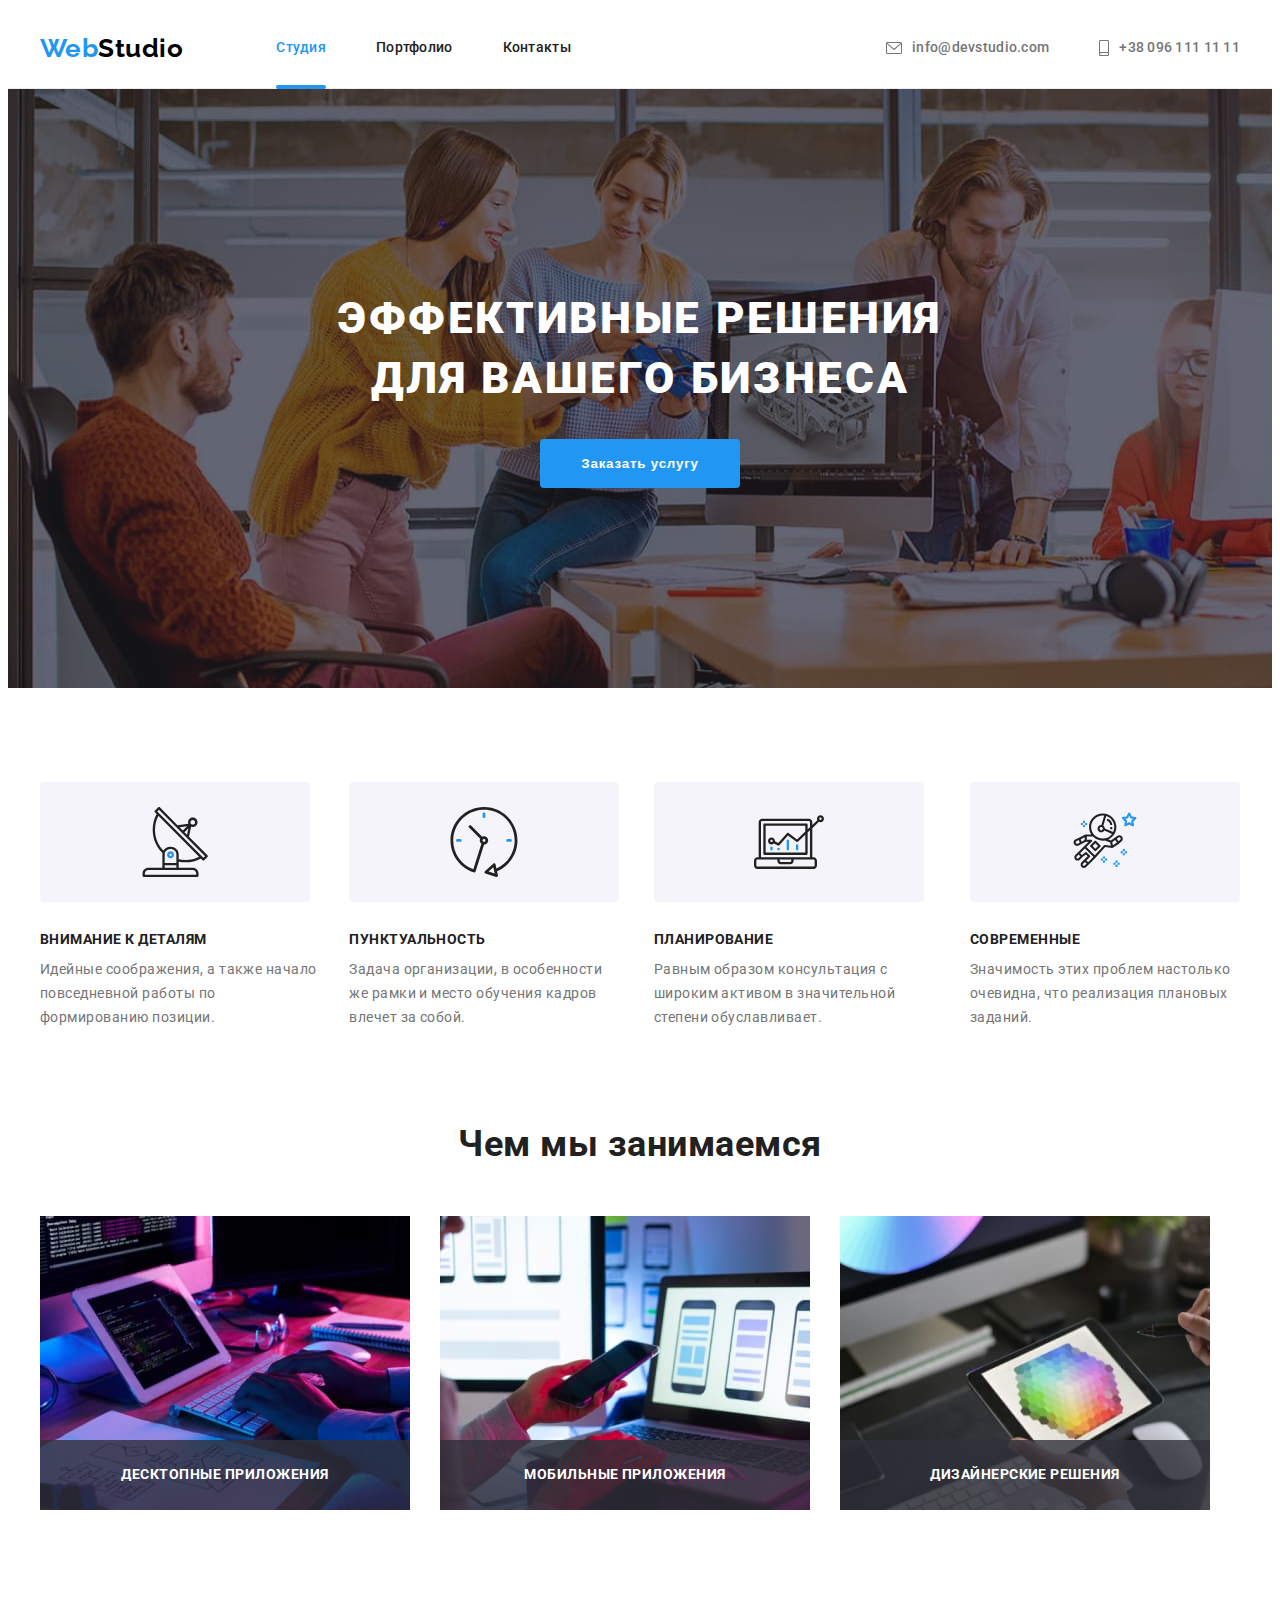
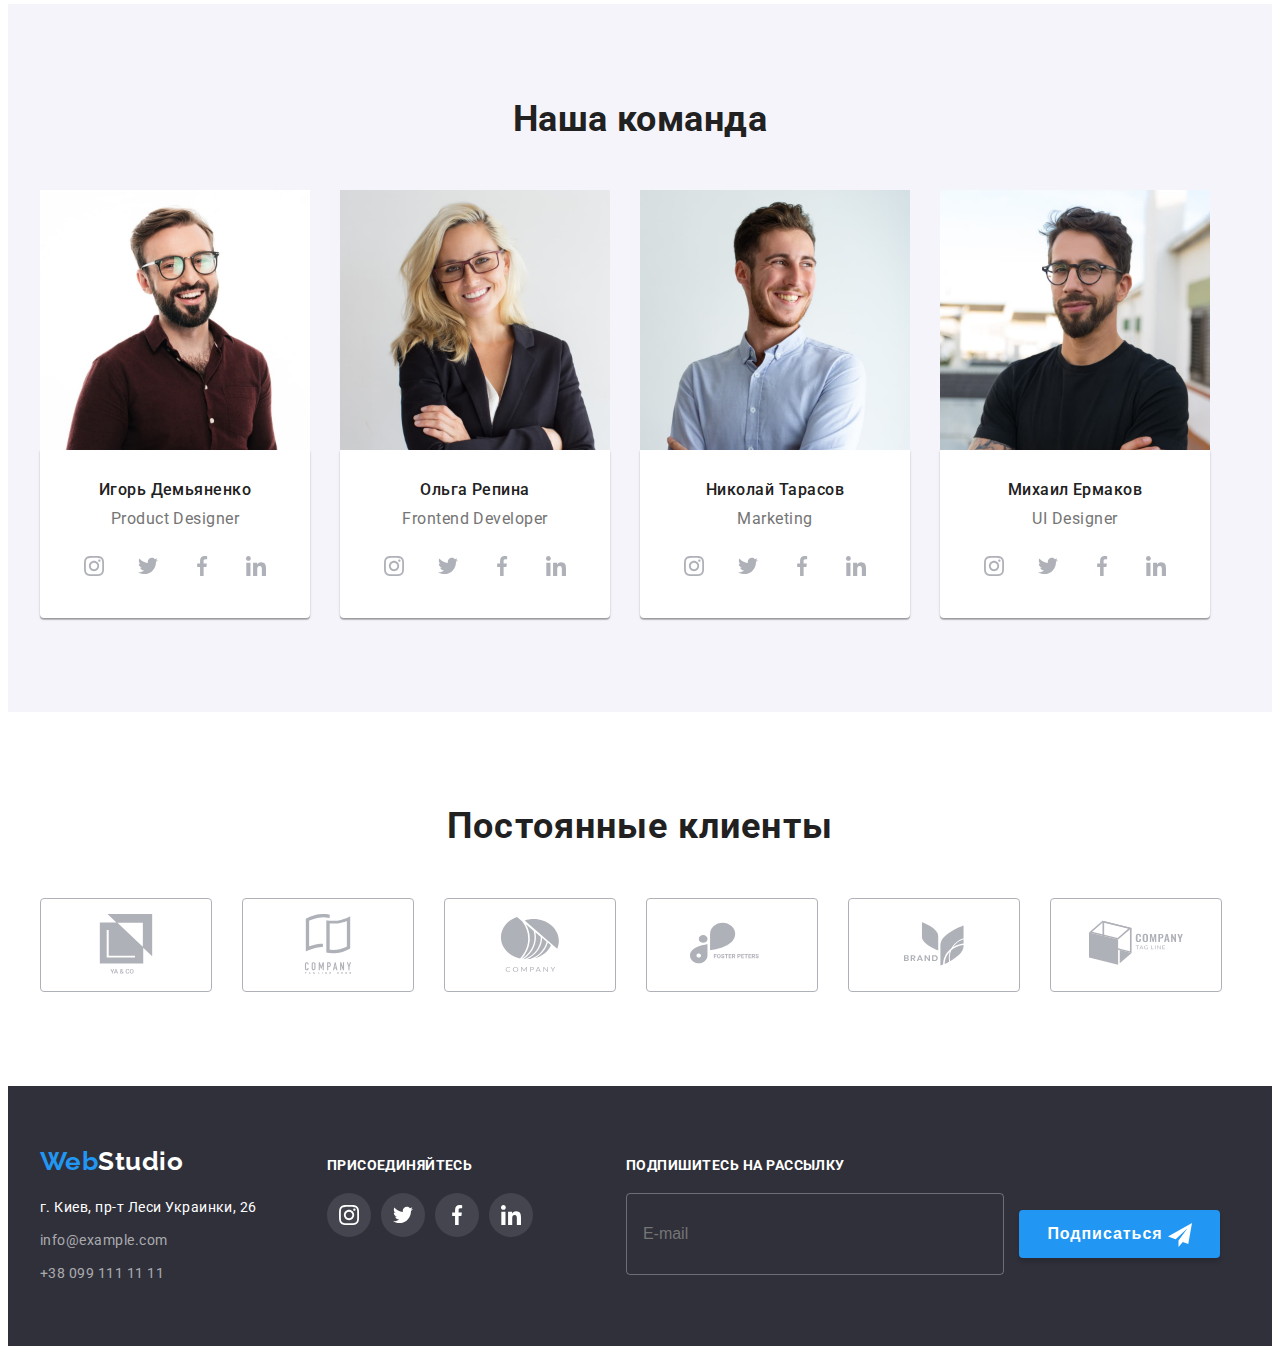
<file: index.html>
<!DOCTYPE html>
<html lang="en">
  <head>
    <meta charset="UTF-8" />
    <meta http-equiv="X-UA-Compatible" content="IE=edge" />
    <meta name="viewport" content="width=device-width, initial-scale=1.0" />
    <title>Студия</title>
    <link rel="preconnect" href="https://fonts.googleapis.com" />
    <link rel="preconnect" href="https://fonts.gstatic.com" crossorigin />
    <link
      href="https://fonts.googleapis.com/css2?family=Raleway:wght@700&family=Roboto:wght@400;500;700;900&display=swap"
      rel="stylesheet"
    />
    <link
      rel="stylesheet"
      href="https://cdnjs.cloudflare.com/ajax/libs/modern-normalize/1.1.0/modern-normalize.min.css"
      integrity="sha512-wpPYUAdjBVSE4KJnH1VR1HeZfpl1ub8YT/NKx4PuQ5NmX2tKuGu6U/JRp5y+Y8XG2tV+wKQpNHVUX03MfMFn9Q=="
      crossorigin="anonymous"
      referrerpolicy="no-referrer"
    />
    <link rel="stylesheet" href="./css/style.css" />
  </head>
  <body>
    <header class="header">
      <div class="container main-nav">
        <nav class="main-nav">
          <a href="./index.html" class="logo"
            ><span class="logo-accent">Web</span>Studio</a
          >
          <ul class="list nav-list">
            <li class="item">
              <a href="./index.html" class="nav-links current">Студия</a>
            </li>
            <li class="item">
              <a href="./portfolio.html" class="nav-links">Портфолио</a>
            </li>
            <li class="item"><a href="" class="nav-links">Контакты</a></li>
          </ul>
        </nav>
        <ul class="list contacts-list">
          <li class="item">
            <a href="mailto:info@devstudio.com" class="nav-contacts"
              ><svg class="icon-envelope" width="16" height="12">
                <use href="./images/icons.svg#envelope"></use>
              </svg>
              info@devstudio.com</a
            >
          </li>
          <li class="item">
            <a href="+380961111111" class="nav-contacts"
              ><svg class="icon-smartphone" width="10" height="16">
                <use href="./images/icons.svg#smartphone"></use>
              </svg>
              +38 096 111 11 11</a
            >
          </li>
        </ul>
      </div>
    </header>
    <main>
      <section class="hero-section overlay">
        <div class="container">
          <h1 class="hero-title">
            Эффективные решения<br />
            для вашего бизнеса
          </h1>
          <button data-modal-open type="button" class="hero-btn">
            Заказать услугу
          </button>
        </div>
      </section>
      <section class="features-section">
        <div class="container">
          <ul class="list features-list">
            <li class="features-item">
              <div class="features-icon">
                <svg class="icon-satellite" width="70" height="70">
                  <use href="./images/icons.svg#satellite"></use>
                </svg>
              </div>
              <h3 class="features-title">Внимание к деталям</h3>
              <p class="features-text">
                Идейные соображения, а также начало повседневной работы по
                формированию позиции.
              </p>
            </li>
            <li class="features-item">
              <div class="features-icon">
                <svg class="icon-clock" width="70" height="70">
                  <use href="./images/icons.svg#clock"></use>
                </svg>
              </div>
              <h3 class="features-title">Пунктуальность</h3>
              <p class="features-text">
                Задача организации, в особенности же рамки и место обучения
                кадров влечет за собой.
              </p>
            </li>
            <li class="features-item">
              <div class="features-icon">
                <svg class="icon-diagram" width="70" height="70">
                  <use href="./images/icons.svg#diagram"></use>
                </svg>
              </div>
              <h3 class="features-title">Планирование</h3>
              <p class="features-text">
                Равным образом консультация с широким активом в значительной
                степени обуславливает.
              </p>
            </li>
            <li class="features-item">
              <div class="features-icon">
                <svg class="icon-astronaut" width="70" height="70">
                  <use href="./images/icons.svg#astronaut"></use>
                </svg>
              </div>
              <h3 class="features-title">Современные</h3>
              <p class="features-text">
                Значимость этих проблем настолько очевидна, что реализация
                плановых заданий.
              </p>
            </li>
          </ul>
        </div>
      </section>
      <section class="section">
        <div class="container">
          <h2 class="work-title">Чем мы занимаемся</h2>
          <ul class="list work-list">
            <li class="work-item">
              <img
                class="work-img"
                src="./images/box1.jpg"
                width="370"
                alt="розработка структуры проекта"
              />
              <div class="work-overlay">
                <p class="work-text">Десктопные приложения</p>
              </div>
            </li>
            <li class="work-item">
              <img
                class="work-img"
                src="./images/box2.jpg"
                width="370"
                alt="розработка мобильной версии"
              />
              <div class="work-overlay">
                <p class="work-text">Мобильные приложения</p>
              </div>
            </li>
            <li class="work-item">
              <img
                class="work-img"
                src="./images/box3.jpg"
                width="370"
                alt="подбор цветовой палитры"
              />
              <div class="work-overlay">
                <p class="work-text">Дизайнерские решения</p>
              </div>
            </li>
          </ul>
        </div>
      </section>
      <section class="team section">
        <div class="container">
          <h2 class="team-title">Наша команда</h2>
          <ul class="list team-list">
            <li class="team-item">
              <img
                class="team-img"
                src="./images/img1.jpg"
                width="270"
                alt="  мужчина в коричневой рубашке"
              />
              <div class="team-div">
                <h3 class="team-nams">Игорь Демьяненко</h3>
                <p class="team-text">Product Designer</p>
                <ul class="list team-list">
                  <li class="team-icon-item">
                    <a href="" class="team-link">
                      <svg class="team-insta" width="20" height="20">
                        <use href="./images/icons.svg#instagram"></use>
                      </svg>
                    </a>
                  </li>
                  <li class="team-icon-item">
                    <a href="" class="team-link">
                      <svg class="team-twitter" width="20" height="20">
                        <use href="./images/icons.svg#twitter"></use>
                      </svg>
                    </a>
                  </li>
                  <li class="team-icon-item">
                    <a href="" class="team-link">
                      <svg class="team-facebook" width="20" height="20">
                        <use href="./images/icons.svg#facebook"></use>
                      </svg>
                    </a>
                  </li>
                  <li class="team-icon-item">
                    <a href="" class="team-link">
                      <svg class="team-in" width="20" height="20">
                        <use href="./images/icons.svg#linkedin"></use>
                      </svg>
                    </a>
                  </li>
                </ul>
              </div>
            </li>
            <li class="team-item">
              <img
                class="team-img"
                src="./images/img2.jpg"
                width="270"
                alt="женщина в синем пиджаке"
              />
              <div class="team-div">
                <h3 class="team-nams">Ольга Репина</h3>
                <p class="team-text">Frontend Developer</p>
                <ul class="list team-list">
                  <li class="team-icon-item">
                    <a href="" class="team-link">
                      <svg class="team-insta" width="20" height="20">
                        <use href="./images/icons.svg#instagram"></use>
                      </svg>
                    </a>
                  </li>
                  <li class="team-icon-item">
                    <a href="" class="team-link">
                      <svg class="team-twitter" width="20" height="20">
                        <use href="./images/icons.svg#twitter"></use>
                      </svg>
                    </a>
                  </li>
                  <li class="team-icon-item">
                    <a href="" class="team-link">
                      <svg class="team-facebook" width="20" height="20">
                        <use href="./images/icons.svg#facebook"></use>
                      </svg>
                    </a>
                  </li>
                  <li class="team-icon-item">
                    <a href="" class="team-link">
                      <svg class="team-in" width="20" height="20">
                        <use href="./images/icons.svg#linkedin"></use>
                      </svg>
                    </a>
                  </li>
                </ul>
              </div>
            </li>
            <li class="team-item">
              <img
                class="team-img"
                src="./images/img3.jpg"
                width="270"
                alt="мужчина в синей рубашке"
              />
              <div class="team-div">
                <h3 class="team-nams">Николай Тарасов</h3>
                <p class="team-text">Marketing</p>
                <ul class="list team-list">
                  <li class="team-icon-item">
                    <a href="" class="team-link">
                      <svg class="team-insta" width="20" height="20">
                        <use href="./images/icons.svg#instagram"></use>
                      </svg>
                    </a>
                  </li>
                  <li class="team-icon-item">
                    <a href="" class="team-link">
                      <svg class="team-twitter" width="20" height="20">
                        <use href="./images/icons.svg#twitter"></use>
                      </svg>
                    </a>
                  </li>
                  <li class="team-icon-item">
                    <a href="" class="team-link">
                      <svg class="team-facebook" width="20" height="20">
                        <use href="./images/icons.svg#facebook"></use>
                      </svg>
                    </a>
                  </li>
                  <li class="team-icon-item">
                    <a href="" class="team-link">
                      <svg class="team-in" width="20" height="20">
                        <use href="./images/icons.svg#linkedin"></use>
                      </svg>
                    </a>
                  </li>
                </ul>
              </div>
            </li>
            <li class="team-item">
              <img
                class="team-img"
                src="./images/img4.jpg"
                width="270"
                alt="мужчина в черной футболке"
              />
              <div class="team-div">
                <h3 class="team-nams">Михаил Ермаков</h3>
                <p class="team-text">UI Designer</p>
                <ul class="list team-list">
                  <li class="team-icon-item">
                    <a href="" class="team-link">
                      <svg class="team-insta" width="20" height="20">
                        <use href="./images/icons.svg#instagram"></use>
                      </svg>
                    </a>
                  </li>
                  <li class="team-icon-item">
                    <a href="" class="team-link">
                      <svg class="team-twitter" width="20" height="20">
                        <use href="./images/icons.svg#twitter"></use>
                      </svg>
                    </a>
                  </li>
                  <li class="team-icon-item">
                    <a href="" class="team-link">
                      <svg class="team-facebook" width="20" height="20">
                        <use href="./images/icons.svg#facebook"></use>
                      </svg>
                    </a>
                  </li>
                  <li class="team-icon-item">
                    <a href="" class="team-link">
                      <svg class="team-in" width="20" height="20">
                        <use href="./images/icons.svg#linkedin"></use>
                      </svg>
                    </a>
                  </li>
                </ul>
              </div>
            </li>
          </ul>
        </div>
      </section>
      <section class="client-section">
        <div class="container">
          <h2 class="client-title">Постоянные клиенты</h2>
          <ul class="list client-list">
            <li class="client-item">
              <a href="" class="client-link">
                <svg class="company-one" width="106" height="60">
                  <use href="./images/icons.svg#company-one"></use>
                </svg>
              </a>
            </li>
            <li class="client-item">
              <a href="" class="client-link">
                <svg class="company-two" width="106" height="60">
                  <use href="./images/icons.svg#company-two"></use>
                </svg>
              </a>
            </li>
            <li class="client-item">
              <a href="" class="client-link">
                <svg class="company-three" width="106" height="60">
                  <use href="./images/icons.svg#company-three"></use>
                </svg>
              </a>
            </li>
            <li class="client-item">
              <a href="" class="client-link">
                <svg class="company-four" width="106" height="60">
                  <use href="./images/icons.svg#company-four"></use>
                </svg>
              </a>
            </li>
            <li class="client-item">
              <a href="" class="client-link">
                <svg class="company-five" width="106" height="60">
                  <use href="./images/icons.svg#company-five"></use>
                </svg>
              </a>
            </li>
            <li class="client-item">
              <a href="" class="client-link">
                <svg class="company-six" width="106" height="60">
                  <use href="./images/icons.svg#company-six"></use>
                </svg>
              </a>
            </li>
          </ul>
        </div>
      </section>
    </main>
    <footer class="footer">
      <div class="container add-container">
        <div>
          <a href="" class="footer-logo"
            ><span class="logo-accent">Web</span>Studio</a
          >
          <address class="footer-address">
            г. Киев, пр-т Леси Украинки, 26
            <a href="mailto:info@example.com" class="footer-contacts"
              >info@example.com</a
            >
            <a href="tel:+380991111111" class="footer-contacts"
              >+38 099 111 11 11</a
            >
          </address>
        </div>
        <div class="footer-div">
          <p class="footer-text">присоединяйтесь</p>
          <ul class="list footer-list">
            <li class="footer-item">
              <a href="" class="footer-link">
                <svg class="footer-instagram" width="20" height="20">
                  <use href="./images/icons.svg#instagram"></use>
                </svg>
              </a>
            </li>
            <li class="footer-item">
              <a href="" class="footer-link">
                <svg class="footer-twitter" width="20" height="20">
                  <use href="./images/icons.svg#twitter"></use>
                </svg>
              </a>
            </li>
            <li class="footer-item">
              <a href="" class="footer-link">
                <svg class="footer-facebook" width="20" height="20">
                  <use href="./images/icons.svg#facebook"></use>
                </svg>
              </a>
            </li>
            <li class="footer-item">
              <a href="" class="footer-link">
                <svg class="footer-in" width="20" height="20">
                  <use href="./images/icons.svg#linkedin"></use>
                </svg>
              </a>
            </li>
          </ul>
        </div>
        <form class="post-form">
          <p class="post-title">Подпишитесь на рассылку</p>
          <input
            type="email"
            name="email"
            placeholder="E-mail"
            class="post-input"
          />
          <button type="submit" class="post-btn">
            Подписаться
            <svg class="post-icon" width="24" height="24">
              <use href="./images/icons.svg#icon-send"></use>
            </svg>
          </button>
        </form>
      </div>
    </footer>
    <div data-modal class="backdrop is-hidden">
      <div class="modal">
        <button data-modal-close class="close-btn">
          <svg class="close-icon">
            <use href="images/icons.svg#close-icon"></use>
          </svg>
        </button>
        <form class="modal-form">
          <p class="modal-title">Оставьте свои данные, мы вам перезвоним</p>
          <label class="modal-field"
            ><span class="modal-label">Имя</span>
            <div class="inp-wrapper">
              <input type="text" name="name" class="modal-input" />

              <svg class="modal-icon" width="18" height="18">
                <use href="./images/icons.svg#icon-person"></use>
              </svg>
            </div>
          </label>
          <label class="modal-field">
            <span class="modal-label">Телефон</span>
            <div class="inp-wrapper">
              <input type="text" name="phone" class="modal-input" />
              <svg class="modal-icon" width="18" height="18">
                <use href="images/icons.svg#icon-phone"></use>
              </svg>
            </div>
          </label>
          <label class="modal-field">
            <span class="modal-label">Почта</span>
            <div class="inp-wrapper">
              <input type="text" name="mail" class="modal-input" />
              <svg class="modal-icon">
                <use href="./images/icons.svg#icon-email"></use>
              </svg>
            </div>
          </label>
          <label>
            <span class="modal-label">Комментарий</span>
            <textarea
              class="textarea"
              name="comments"
              placeholder="Введите текст"
              resize="none"
            ></textarea>
          </label>
          <label class="checkbox-label">
            <input
              class="checkbox-input"
              type="checkbox"
              name="terms&conditions"
            />
            <span class="checkbox-icon"></span>
            <svg class="icon-check">
              <use href="./images/icons.svg#icon-check"></use>
            </svg>
            <span class="checkbox-text"
              >Соглашаюсь с рассылкой и принимаю
              <a href="" target="_blank" class="checkbox-link"
                >Условия договора</a
              >
            </span>
          </label>
          <button type="submit" class="modal-btn">Отправить</button>
        </form>
      </div>
    </div>
    <script src="./JS/modal.js"></script>
  </body>
</html>
</file>
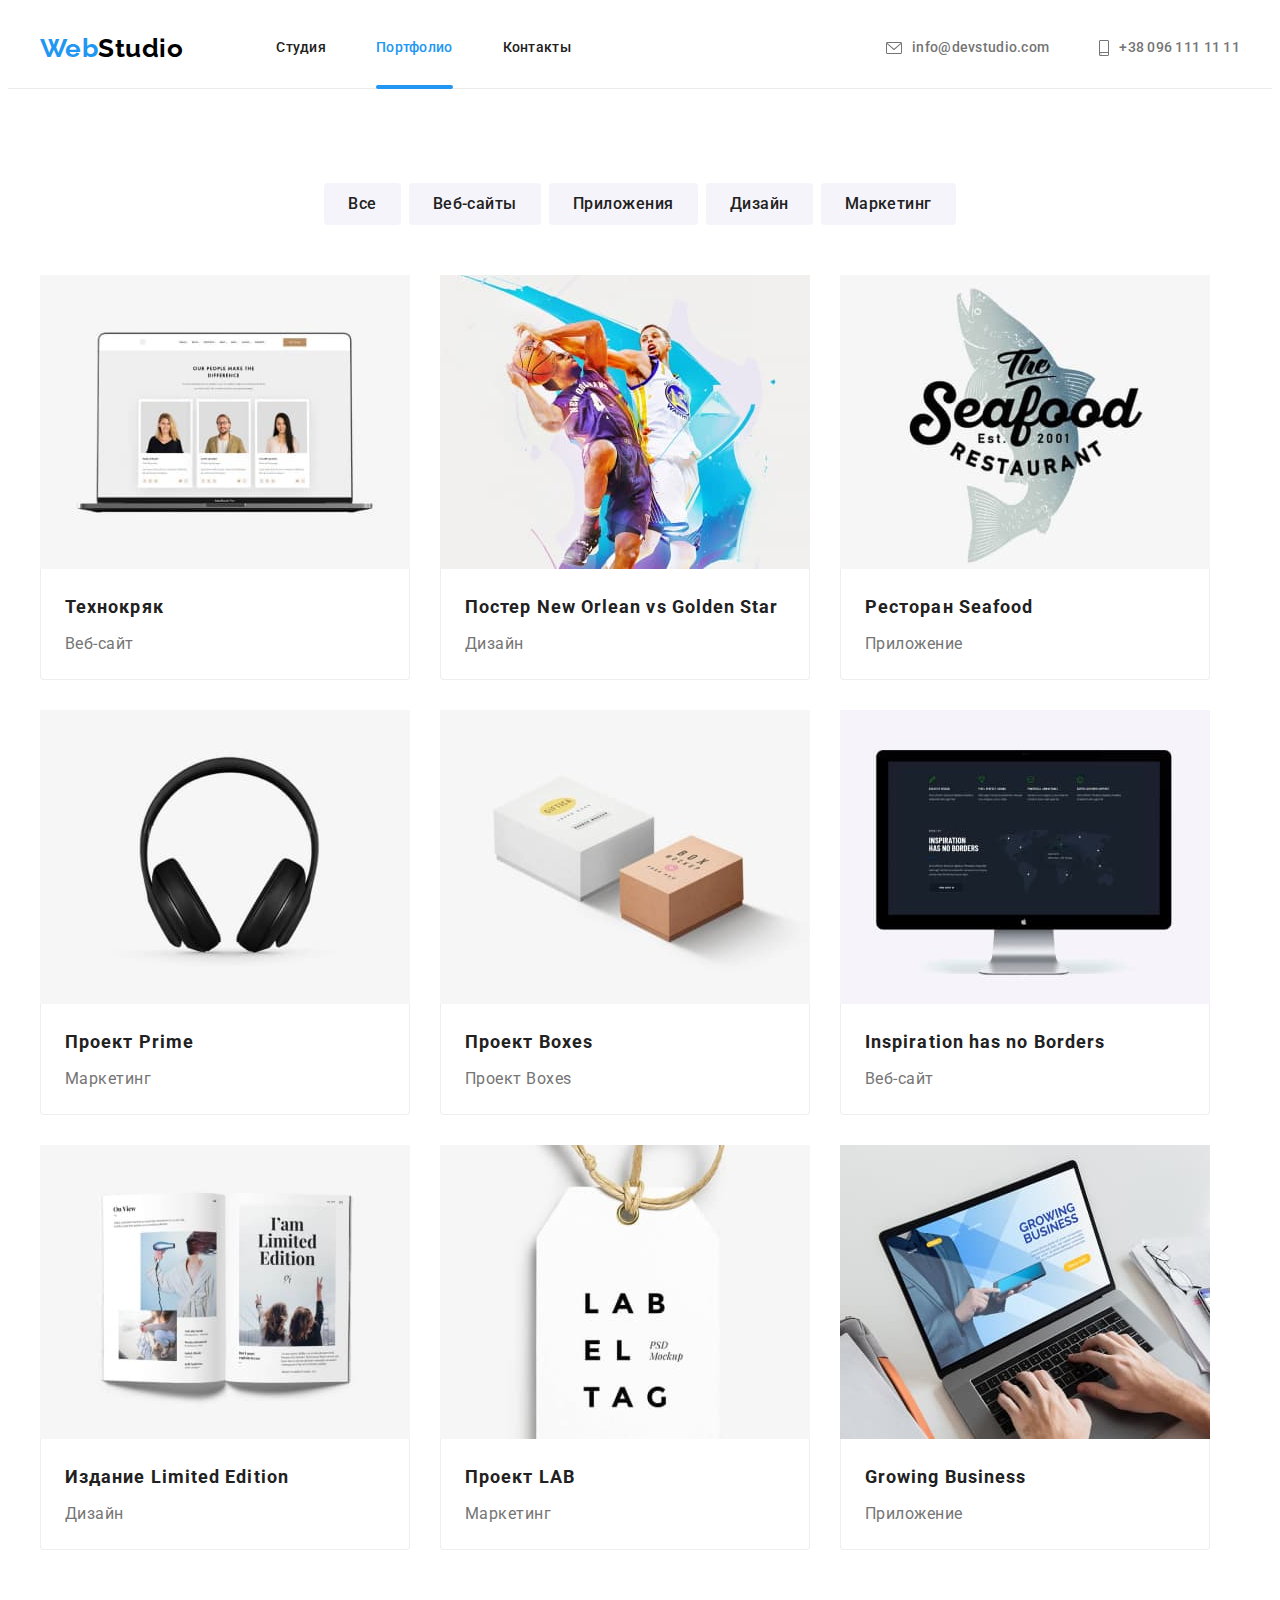
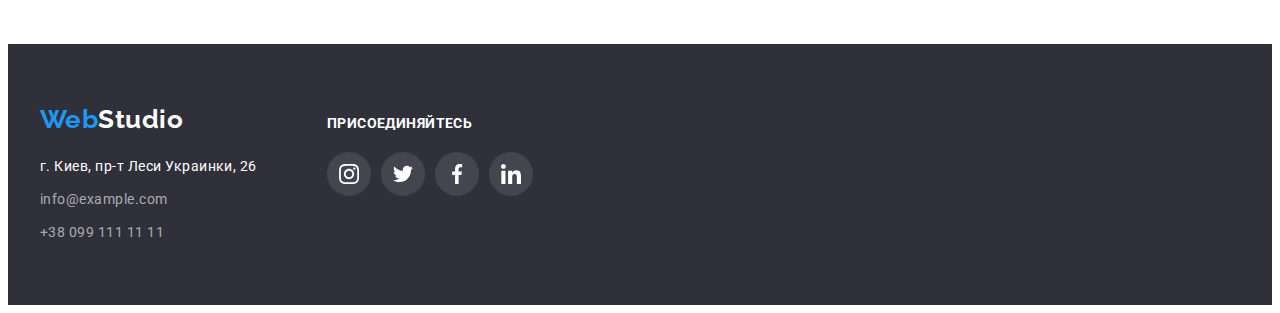
<file: portfolio.html>
<!DOCTYPE html>
<html lang="en">
  <head>
    <meta charset="UTF-8" />
    <meta http-equiv="X-UA-Compatible" content="IE=edge" />
    <meta name="viewport" content="width=device-width, initial-scale=1.0" />
    <title>Портфолио</title>
    <link rel="preconnect" href="https://fonts.googleapis.com" />
    <link rel="preconnect" href="https://fonts.gstatic.com" crossorigin />
    <link rel="preconnect" href="https://fonts.googleapis.com" />
    <link rel="preconnect" href="https://fonts.gstatic.com" crossorigin />
    <link
      href="https://fonts.googleapis.com/css2?family=Raleway:wght@700&family=Roboto:wght@400;500;700;900&display=swap"
      rel="stylesheet"
    />
    <link
      rel="stylesheet"
      href="https://cdnjs.cloudflare.com/ajax/libs/modern-normalize/1.1.0/modern-normalize.min.css"
      integrity="sha512-wpPYUAdjBVSE4KJnH1VR1HeZfpl1ub8YT/NKx4PuQ5NmX2tKuGu6U/JRp5y+Y8XG2tV+wKQpNHVUX03MfMFn9Q=="
      crossorigin="anonymous"
      referrerpolicy="no-referrer"
    />
    <link rel="stylesheet" href="./css/style.css" />
  </head>
  <body>
    <header class="header">
      <div class="container main-nav">
        <nav class="main-nav">
          <a href="./index.html" class="logo"
            ><span class="logo-accent">Web</span>Studio</a
          >
          <ul class="list nav-list">
            <li class="item">
              <a href="./index.html" class="nav-links">Студия</a>
            </li>
            <li class="item">
              <a href="./portfolio.html" class="nav-links current">Портфолио</a>
            </li>
            <li class="item"><a href="" class="nav-links">Контакты</a></li>
          </ul>
        </nav>
        <ul class="list contacts-list">
          <li class="item">
            <a href="mailto:info@devstudio.com" class="nav-contacts"
              ><svg class="icon-envelope" width="16" height="12">
                <use href="./images/icons.svg#envelope"></use>
              </svg>
              info@devstudio.com</a
            >
          </li>
          <li class="item">
            <a href="+380961111111" class="nav-contacts"
              ><svg class="icon-smartphone" width="10" height="16">
                <use href="./images/icons.svg#smartphone"></use>
              </svg>
              +38 096 111 11 11</a
            >
          </li>
        </ul>
      </div>
    </header>
    <main>
      <section class="section app">
        <div class="container">
          <ul class="list app-btn-list">
            <li class="app-btn-item">
              <button type="button" class="app-btn">Все</button>
            </li>
            <li class="app-btn-item">
              <button type="button" class="app-btn">Веб-сайты</button>
            </li>
            <li class="app-btn-item">
              <button type="button" class="app-btn">Приложения</button>
            </li>
            <li class="app-btn-item">
              <button type="button" class="app-btn">Дизайн</button>
            </li>
            <li class="app-btn-item">
              <button type="button" class="app-btn">Маркетинг</button>
            </li>
          </ul>
          <ul class="list app-lib-list">
            <li class="app-lib-item">
              <a href="" class="app-link">
                <div class="lib-img">
                  <img
                    src="./images/porfolio-img-1.jpg"
                    class="app-lib-img"
                    width="370"
                    alt=""
                  />
                  <div class="lib-overlay">
                    <p class="lib-overl-text">
                      Ресурс предлагает комплексные предложения с разным уровнем
                      функционала и сервисов. Все это позволит посетителю
                      получить исчерпывающие сведения  о компании или частном
                      лице.
                    </p>
                  </div>
                </div>
                <div class="app-div">
                  <h2 class="app-title">Технокряк</h2>
                  <p class="app-text">Веб-сайт</p>
                </div>
              </a>
            </li>
            <li class="app-lib-item">
              <a href="" class="app-link"
                ><div class="lib-img">
                  <img
                    src="./images/porfolio-img-2.jpg"
                    class="app-lib-img"
                    width="370"
                    alt=""
                  />
                  <div class="lib-overlay">
                    <p class="lib-overl-text">
                      Ресурс предлагает комплексные предложения с разным уровнем
                      функционала и сервисов. Все это позволит посетителю
                      получить исчерпывающие сведения  о компании или частном
                      лице.
                    </p>
                  </div>
                </div>
                <div class="app-div">
                  <h2 class="app-title">Постер New Orlean vs Golden Star</h2>
                  <p class="app-text">Дизайн</p>
                </div>
              </a>
            </li>
            <li class="app-lib-item">
              <a href="" class="app-link"
                ><div class="lib-img">
                  <img
                    src="./images/porfolio-img-3.jpg"
                    class="app-lib-img"
                    width="370"
                    alt=""
                  />
                  <div class="lib-overlay">
                    <p class="lib-overl-text">
                      Ресурс предлагает комплексные предложения с разным уровнем
                      функционала и сервисов. Все это позволит посетителю
                      получить исчерпывающие сведения  о компании или частном
                      лице.
                    </p>
                  </div>
                </div>
                <div class="app-div">
                  <h2 class="app-title">Ресторан Seafood</h2>
                  <p class="app-text">Приложение</p>
                </div>
              </a>
            </li>
            <li class="app-lib-item">
              <a href="" class="app-link"
                ><div class="lib-img">
                  <img
                    src="./images/porfolio-img-4.jpg"
                    class="app-lib-img"
                    width="370"
                    alt=""
                  />
                  <div class="lib-overlay">
                    <p class="lib-overl-text">
                      Ресурс предлагает комплексные предложения с разным уровнем
                      функционала и сервисов. Все это позволит посетителю
                      получить исчерпывающие сведения  о компании или частном
                      лице.
                    </p>
                  </div>
                </div>
                <div class="app-div">
                  <h2 class="app-title">Проект Prime</h2>
                  <p class="app-text">Маркетинг</p>
                </div>
              </a>
            </li>
            <li class="app-lib-item">
              <a href="" class="app-link"
                ><div class="lib-img">
                  <img
                    src="./images/porfolio-img-5.jpg"
                    class="app-lib-img"
                    width="370"
                    alt=""
                  />
                  <div class="lib-overlay">
                    <p class="lib-overl-text">
                      Ресурс предлагает комплексные предложения с разным уровнем
                      функционала и сервисов. Все это позволит посетителю
                      получить исчерпывающие сведения  о компании или частном
                      лице.
                    </p>
                  </div>
                </div>
                <div class="app-div">
                  <h2 class="app-title">Проект Boxes</h2>
                  <p class="app-text">Проект Boxes</p>
                </div>
              </a>
            </li>
            <li class="app-lib-item">
              <a href="" class="app-link"
                ><div class="lib-img">
                  <img
                    src="./images/porfolio-img-6.jpg"
                    class="app-lib-img"
                    width="370"
                    alt=""
                  />
                  <div class="lib-overlay">
                    <p class="lib-overl-text">
                      Ресурс предлагает комплексные предложения с разным уровнем
                      функционала и сервисов. Все это позволит посетителю
                      получить исчерпывающие сведения  о компании или частном
                      лице.
                    </p>
                  </div>
                </div>
                <div class="app-div">
                  <h2 class="app-title">Inspiration has no Borders</h2>
                  <p class="app-text">Веб-сайт</p>
                </div>
              </a>
            </li>
            <li class="app-lib-item">
              <a href="" class="app-link"
                ><div class="lib-img">
                  <img
                    src="./images/porfolio-img-7.jpg"
                    class="app-lib-img"
                    width="370"
                    alt=""
                  />
                  <div class="lib-overlay">
                    <p class="lib-overl-text">
                      Ресурс предлагает комплексные предложения с разным уровнем
                      функционала и сервисов. Все это позволит посетителю
                      получить исчерпывающие сведения  о компании или частном
                      лице.
                    </p>
                  </div>
                </div>
                <div class="app-div">
                  <h2 class="app-title">Издание Limited Edition</h2>
                  <p class="app-text">Дизайн</p>
                </div>
              </a>
            </li>
            <li class="app-lib-item">
              <a href="" class="app-link"
                ><div class="lib-img">
                  <img
                    src="./images/porfolio-img-8.jpg"
                    class="app-lib-img"
                    width="370"
                    alt=""
                  />
                  <div class="lib-overlay">
                    <p class="lib-overl-text">
                      Ресурс предлагает комплексные предложения с разным уровнем
                      функционала и сервисов. Все это позволит посетителю
                      получить исчерпывающие сведения  о компании или частном
                      лице.
                    </p>
                  </div>
                </div>
                <div class="app-div">
                  <h2 class="app-title">Проект LAB</h2>
                  <p class="app-text">Маркетинг</p>
                </div>
              </a>
            </li>
            <li class="app-lib-item">
              <a href="" class="app-link"
                ><div class="lib-img">
                  <img
                    src="./images/porfolio-img-9.jpg"
                    class="app-lib-img"
                    width="370"
                    alt=""
                  />
                  <div class="lib-overlay">
                    <p class="lib-overl-text">
                      Ресурс предлагает комплексные предложения с разным уровнем
                      функционала и сервисов. Все это позволит посетителю
                      получить исчерпывающие сведения  о компании или частном
                      лице.
                    </p>
                  </div>
                </div>
                <div class="app-div">
                  <h2 class="app-title">Growing Business</h2>
                  <p class="app-text">Приложение</p>
                </div>
              </a>
            </li>
          </ul>
        </div>
      </section>
    </main>
    <footer class="footer">
      <div class="container add-container">
        <div>
          <a href="" class="footer-logo"
            ><span class="logo-accent">Web</span>Studio</a
          >
          <address class="footer-address">
            г. Киев, пр-т Леси Украинки, 26
            <a href="mailto:info@example.com" class="footer-contacts"
              >info@example.com</a
            >
            <a href="tel:+380991111111" class="footer-contacts"
              >+38 099 111 11 11</a
            >
          </address>
        </div>
        <div class="footer-div">
          <p class="footer-text">присоединяйтесь</p>
          <ul class="list footer-list">
            <li class="footer-item">
              <a href="" class="footer-link">
                <svg class="footer-instagram" width="20" height="20">
                  <use href="./images/icons.svg#instagram"></use>
                </svg>
              </a>
            </li>
            <li class="footer-item">
              <a href="" class="footer-link">
                <svg class="footer-twitter" width="20" height="20">
                  <use href="./images/icons.svg#twitter"></use>
                </svg>
              </a>
            </li>
            <li class="footer-item">
              <a href="" class="footer-link">
                <svg class="footer-facebook" width="20" height="20">
                  <use href="./images/icons.svg#facebook"></use>
                </svg>
              </a>
            </li>
            <li class="footer-item">
              <a href="" class="footer-link">
                <svg class="footer-in" width="20" height="20">
                  <use href="./images/icons.svg#linkedin"></use>
                </svg>
              </a>
            </li>
          </ul>
        </div>
      </div>
    </footer>
  </body>
</html>
</file>
<file: css/style.css>
:root {
  --white: #ffffff;
  --primaryTextColor: #212121;
  --secondaryTextColor: #757575;
  --accentColor: #2196f3;
  --logoFontFamily: "Raleway", sans-serif;
}
body {
  background-color: var(--white);
  font-family: "Roboto", sans-serif;
  color: var(--primaryTextColor);
  letter-spacing: 0.03em;
}
/* General styles */
.list {
  list-style: none;
  margin: 0;
  padding: 0;
}
* img {
  display: block;
}

.section {
  padding-top: 94px;
  padding-bottom: 94px;
}

.container {
  width: 1200px;
  margin-right: auto;
  margin-left: auto;
  padding-right: 15px;
  padding-left: 15px;
}

/* Hover n Focus */

.nav-links:hover,
.nav-links:focus,
.nav-contacts:hover,
.nav-contacts:focus,
.footer-contacts:hover,
.footer-contacts:focus {
  color: var(--accentColor);
}
.hero-btn:hover,
.hero-btn:focus {
  color: var(--white);
  background-color: #188ce8;
}

/* Studio page */

/* Header */

.header {
  border-bottom: 1px solid #ececec;
}

.logo {
  margin-right: 93px;

  font-family: var(--logoFontFamily);
  color: #000000;
  font-weight: 700;
  font-size: 26px;
  line-height: 1.19;
  text-decoration: none;
}

.logo-accent {
  color: var(--accentColor);
}

/* Navigaton */

.main-nav {
  display: flex;
  align-items: center;
}

.nav-list,
.footer-list,
.features-list,
.client-list,
.work-list,
.team-list {
  display: flex;
}

.nav-list .item + .item,
.contacts-list .item + .item {
  margin-left: 50px;
}

.contacts-list {
  display: flex;
  margin-left: auto;
}

.nav-links {
  position: relative;

  display: block;
  padding-top: 32px;
  padding-bottom: 32px;

  font-weight: 500;
  color: var(--primaryTextColor);
  font-size: 14px;
  line-height: 1.14;
  text-decoration: none;
  letter-spacing: 0.02em;

  transition: color 250ms cubic-bezier(0.4, 0, 0.2, 1);
}

.nav-links.current {
  color: var(--accentColor);
}

.nav-links.current::after {
  content: "";

  position: absolute;
  width: 100%;
  height: 4px;
  bottom: -1px;
  right: 0;

  border-radius: 2px;

  background-color: var(--accentColor);
}

.icon-envelope {
  width: 16px;
  height: 12px;
  margin-right: 10px;

  fill: currentColor;
}
.icon-smartphone {
  width: 10px;
  height: 16px;
  margin-right: 10px;

  fill: currentColor;
}

.nav-contacts {
  display: flex;
  align-items: center;
  padding-top: 32px;
  padding-bottom: 32px;

  font-weight: 500;
  color: var(--secondaryTextColor);
  font-size: 14px;
  line-height: 1.14;
  text-decoration: none;
  letter-spacing: 0.02em;

  transition: color 250ms cubic-bezier(0.4, 0, 0.2, 1);
}

/* Main */

.hero-section {
  padding-top: 200px;
  padding-bottom: 200px;

  text-align: center;
  background-color: #2f303a;
}

.overlay {
  max-width: 1600px;
  margin-left: auto;
  margin-right: auto;

  background-image: linear-gradient(
      to right,
      rgba(47, 48, 58, 0.4),
      rgba(47, 48, 58, 0.4)
    ),
    url("../images/overlay\ \(1\).jpg");
}
.hero-title {
  margin-top: 0;
  margin-bottom: 30px;

  font-weight: 900;
  color: var(--white);
  font-size: 44px;
  line-height: 1.36;
  text-transform: uppercase;
  letter-spacing: 0.06em;
}
.hero-btn {
  border-color: transparent;
  border-radius: 4px;
  min-width: 200px;
  padding-left: 32px;
  padding-right: 32px;
  padding-top: 10px;
  padding-bottom: 10px;

  cursor: pointer;
  font-weight: 700;
  line-height: 1.88;
  color: var(--white);
  background-color: var(--accentColor);
  text-decoration: none;
  letter-spacing: 0.06em;
  transition: color 250ms cubic-bezier(0.4, 0, 0.2, 1),
    background-color 250ms cubic-bezier(0.4, 0, 0.2, 1);
}

/* Features */

.features-section {
  padding-top: 94px;
}

.features-icon {
  display: flex;
  width: 270px;
  height: 120px;
  justify-content: center;
  align-items: center;
  margin-bottom: 30px;
  border-radius: 4px;

  background-color: #f5f4fa;
}

.icon-satellite,
.icon-clock,
.icon-diagram,
.icon-astronaut {
  width: 70px;
  height: 70px;
}

.features-item {
  width: calc((100%-90px) / 4);
  margin-right: 30px;
}
.features-item:last-child {
  margin-right: 0;
}

.features-title {
  margin-top: 0;
  margin-bottom: 10px;

  font-weight: 700;
  font-size: 14px;
  line-height: 1.14;
  text-transform: uppercase;
}
.features-text {
  margin-top: 0;
  margin-bottom: 0;
  /* margin-bottom: 94px; */

  color: var(--secondaryTextColor);
  font-size: 14px;
  line-height: 1.71;
}

/* Work  */

.work-title,
.team-title {
  margin-top: 0;
  margin-bottom: 50px;

  text-align: center;
  font-weight: 700;
  font-size: 36px;
  line-height: 1.17;
}

.work-item {
  position: relative;

  width: calc((100%-60px) / 3);
  margin-right: 30px;
}

.work-item:last-child {
  margin: 0;
}

.work-img {
  position: relative;
}
.work-overlay {
  position: absolute;
  width: 100%;
  height: 70px;
  bottom: 0;
  left: 0;

  background-color: rgba(47, 48, 58, 0.8);
}

.work-text {
  margin: 0;
  padding-top: 27px;
  padding-bottom: 27px;
  font-weight: 700;
  font-size: 14px;
  line-height: 1.14;
  text-align: center;
  text-transform: uppercase;

  color: var(--white);
}

/* Team */

.team {
  background-color: #f5f4fa;
}

.team-item {
  width: calc((100%-90px) / 4);
  margin-right: 30px;
}
.team-item:last-child {
  margin-right: 0;
}

.team-nams {
  margin-top: 0;
  margin-bottom: 10px;

  text-align: center;
  font-weight: 500;
  font-size: 16px;
  line-height: 1.19;
}
.team-text {
  margin: 0;
  margin-bottom: 16px;
  text-align: center;
  color: var(--secondaryTextColor);
  line-height: 1.19;
}

.team-icon-item + .team-icon-item {
  margin-left: 10px;
}

.team-link {
  display: flex;
  justify-content: center;
  align-items: center;
  width: 44px;
  height: 44px;
  border-radius: 50%;

  fill: #afb1b8;

  transition: fill 250ms cubic-bezier(0.4, 0, 0.2, 1),
    background-color 250ms cubic-bezier(0.4, 0, 0.2, 1);
}

.team-link:hover,
.team-link:focus {
  fill: #ffffff;
  background-color: var(--accentColor);
}

.team-insta,
.team-twitter,
.team-facebook,
.team-in {
  width: 20px;
  height: 20px;
}

.team-div {
  padding-top: 30px;
  padding-right: 32px;
  padding-bottom: 30px;
  padding-left: 32px;
  border-radius: 0px 0px 4px 4px;
  box-shadow: 0px 1px 3px rgba(0, 0, 0, 0.12), 0px 1px 1px rgba(0, 0, 0, 0.14),
    0px 2px 1px rgba(0, 0, 0, 0.2);

  background-color: var(--white);
}

/* Client section */

.client-section {
  padding-top: 94px;
  padding-bottom: 94px;
}

.client-title {
  margin: 0;
  margin-bottom: 50px;

  font-weight: 700;
  font-size: 36px;
  line-height: 1.16;
  text-align: center;
  letter-spacing: 0.03em;
}

.client-item {
  border: 1px solid #afb1b8;
  border-radius: 4px;
  width: 170px;
  height: 92px;

  transition: border-color 250ms cubic-bezier(0.4, 0, 0.2, 1);
}

.client-item + .client-item {
  margin-left: 30px;
}

.client-item:focus,
.client-item:hover {
  border-color: var(--accentColor);
}

.client-link {
  display: flex;
  justify-content: center;
  align-items: center;

  width: 170px;
  height: 91px;
  fill: #afb1b8;

  transition: fill 250ms cubic-bezier(0.4, 0, 0.2, 1);
}
.client-link:hover,
.client-link:focus {
  fill: var(--accentColor);
}

.company-one,
.company-two,
.company-three,
.company-four,
.company-five,
.company-six {
  width: 106px;
  height: 60px;
}

/* Footer */

.footer {
  padding-top: 60px;
  padding-bottom: 60px;

  font-size: 14px;
  line-height: 1.71;
  color: var(--white);
  background-color: #2f303a;
}
.footer-logo {
  display: inline-block;
  margin-bottom: 20px;

  font-family: var(--logoFontFamily);
  color: var(--white);
  font-weight: 700;
  font-size: 26px;
  line-height: 1.19;
  text-decoration: none;
}
.footer-address {
  font-style: inherit;
}
.footer-contacts {
  display: block;
  margin-top: 9px;

  color: rgba(255, 255, 255, 0.6);
  text-decoration: none;

  transition: color 250ms cubic-bezier(0.4, 0, 0.2, 1);
}

.footer-div {
  margin-left: 70px;
}

.footer-text {
  margin: 0;
  margin-bottom: 20px;
  font-weight: 700;
  font-size: 14px;
  line-height: 1.14;
  letter-spacing: 0.03em;
  text-transform: uppercase;
}

.footer-item + .footer-item {
  margin-left: 10px;
}

.footer-link {
  display: flex;
  justify-content: center;
  align-items: center;
  width: 44px;
  height: 44px;
  border-radius: 50%;

  fill: #ffffff;
  background-color: rgba(255, 255, 255, 0.1);

  transition: background-color 250ms cubic-bezier(0.4, 0, 0.2, 1);
}
.footer-link:hover,
.footer-link:focus {
  background-color: var(--accentColor);
}

.footer-instagram,
.footer-twitter,
.footer-facebook,
.footer-in {
  width: 20px;
  height: 20px;
}

.add-container {
  display: flex;
  align-items: baseline;
}

/* Footer form */

.post-form {
  margin-left: 93px;
}

.post-title {
  margin: 0;
  margin-bottom: 20px;
  font-weight: 700;
  font-size: 14px;
  line-height: 1.14;
  text-transform: uppercase;

  color: var(--white);
}

.post-input {
  width: 358px;
  height: 50px;
  padding-left: 16px;
  padding-top: 15px;
  padding-bottom: 15px;
  border: 1px solid rgba(255, 255, 255, 0.3);
  border-radius: 4px;

  font-weight: 400;
  font-size: 16px;
  line-height: 1.25;
  color: rgba(255, 255, 255, 0.6);
  background-color: transparent;
}

.post-btn {
  min-width: 200px;
  margin-left: 12px;
  padding-top: 9px;
  padding-right: 28px;
  padding-bottom: 9px;
  padding-left: 28px;
  border: none;
  box-shadow: 0px 4px 4px rgba(0, 0, 0, 0.15);
  border-radius: 4px;

  font-weight: 700;
  font-size: 16px;
  line-height: 1.87;
  letter-spacing: 0.06em;
  cursor: pointer;

  color: var(--white);
  background-color: var(--accentColor);

  transition: background-color 250ms cubic-bezier(0.4, 0, 0.2, 1);
}

.post-btn:hover,
.post-btn:focus {
  background-color: #188ce8;
}

.post-icon {
  vertical-align: middle;
  width: 24px;
  height: 24px;

  fill: var(--white);
}
/* Portfolio page */

.app-btn-list {
  display: flex;
  justify-content: center;
  margin-bottom: 50px;
}

.app-btn-item + .app-btn-item {
  margin-left: 8px;
}

.app-btn {
  border-radius: 4px;
  padding-top: 6px;
  padding-right: 22px;
  padding-bottom: 6px;
  padding-left: 22px;

  border-color: transparent;
  font-family: "Roboto", sans-serif;
  font-weight: 500;
  font-size: 16px;
  line-height: 1.63;
  letter-spacing: 0.03em;
  color: var(--primaryTextColor);
  background-color: #f5f4fa;
  cursor: pointer;

  transition: color 250ms cubic-bezier(0.4, 0, 0.2, 1),
    background-color 250ms cubic-bezier(0.4, 0, 0.2, 1),
    box-shadow 250ms cubic-bezier(0.4, 0, 0.2, 1);
}
.app-btn:hover,
.app-btn:focus {
  background-color: var(--accentColor);
  color: var(--white);
  box-shadow: 0px 3px 1px rgba(0, 0, 0, 0.1), 0px 1px 2px rgba(0, 0, 0, 0.08),
    0px 2px 2px rgba(0, 0, 0, 0.12);
}

.app-lib-list {
  display: flex;
  flex-wrap: wrap;
}

.app-lib-item {
  margin-bottom: 30px;
}

.app-lib-item:nth-last-child(-n + 3) {
  margin-bottom: 0;
}

.app-lib-item:not(:nth-child(3n)) {
  margin-right: 30px;
}

.app-link {
  display: block;
  color: var(--primaryTextColor);
  text-decoration: none;

  transition: box-shadow 250ms cubic-bezier(0.4, 0, 0.2, 1);
}

.app-link:hover,
.app-link:focus {
  box-shadow: 0px 1px 1px rgba(0, 0, 0, 0.12), 0px 4px 4px rgba(0, 0, 0, 0.06),
    1px 4px 6px rgba(0, 0, 0, 0.16);
}

.lib-img {
  position: relative;
  overflow: hidden;
}

.lib-overlay {
  position: absolute;
  width: 100%;
  height: 100%;
  top: 0;
  left: 0;

  padding-top: 63px;
  padding-right: 24px;
  padding-bottom: 63px;
  padding-left: 24px;

  background-color: rgba(33, 150, 243, 0.9);
  transform: translate3d(0, 100%, 0);
  transition: transform 250ms cubic-bezier(0.4, 0, 0.2, 1);
}

.app-link:hover .lib-overlay,
.app-link:focus .lib-overlay {
  transform: translate3d(0, 0, 0);
}

.lib-overl-text {
  margin: 0;

  font-weight: 400;
  font-size: 18px;
  line-height: 28px;

  color: var(--white);
}

.app-title {
  margin-top: 0;
  margin-bottom: 4px;

  font-weight: 700;
  font-size: 18px;
  line-height: 2;
  letter-spacing: 0.06em;
}

.app-text {
  margin: 0;

  line-height: 1.88;
  color: var(--secondaryTextColor);
}
.app-div {
  padding-top: 20px;
  padding-right: 24px;
  padding-bottom: 20px;
  padding-left: 24px;
  border-right: 1px solid #eeeeee;
  border-bottom: 1px solid #eeeeee;
  border-left: 1px solid #eeeeee;
  border-radius: 0px 0px 4px 4px;

  background-color: var(--white);
}

/* Modal */

.backdrop {
  position: fixed;
  left: 0;
  top: 0;
  width: 100%;
  height: 100%;

  background-color: rgba(0, 0, 0, 0.2);

  opacity: 1;
  transition: opacity 250ms cubic-bezier(0.4, 0, 0.2, 1);
}

.is-hidden {
  opacity: 0;
  visibility: hidden;
  pointer-events: none;
}

.modal {
  position: absolute;
  top: 50%;
  left: 50%;

  padding-top: 40px;
  padding-bottom: 40px;
  width: 528px;
  height: 581px;
  box-shadow: 0px 1px 3px rgba(0, 0, 0, 0.12), 0px 1px 1px rgba(0, 0, 0, 0.14),
    0px 2px 1px rgba(0, 0, 0, 0.2);
  border-radius: 4px;

  background-color: var(--white);

  transition: background-color 250ms cubic-bezier(0.4, 0, 0.2, 1);
  transform: translate3d(-50%, -50%, 0);
}

.close-btn {
  position: absolute;
  top: 8px;
  right: 8px;

  display: flex;
  align-items: center;
  width: 30px;
  height: 30px;
  border: 1px solid rgba(0, 0, 0, 0.1);
  border-radius: 50%;

  background-color: #ffffff;

  cursor: pointer;

  transition: background-color 250ms cubic-bezier(0.4, 0, 0.2, 1),
    color 250ms cubic-bezier(0.4, 0, 0.2, 1);
}

.close-btn:hover,
.close-btn:focus {
  color: var(--accentColor);
}

.close-icon {
  display: inline-block;
  width: 18px;
  height: 18px;
  fill: currentColor;
}

/* Modal form */

.modal-form {
  display: flex;
  flex-direction: column;
  align-items: center;
}

.modal-title {
  font-weight: 700;
  font-size: 20px;
  line-height: 1.15;
  margin: 0;
  margin-bottom: 12px;
}

.modal-label {
  display: block;
  margin-bottom: 4px;

  font-weight: 400;
  font-size: 12px;
  line-height: 1.16;
  letter-spacing: 0.01em;

  color: var(--secondaryTextColor);
}

.modal-field:focus-within .modal-icon {
  fill: var(--accentColor);
}

.inp-wrapper {
  position: relative;
}

.modal-input {
  display: block;
  width: 448px;
  height: 40px;
  margin-bottom: 10px;
  padding-left: 42px;
  padding-top: 12px;
  padding-bottom: 12px;
  border: 1px solid rgba(33, 33, 33, 0.2);
  border-radius: 4px;

  transition: border 250ms cubic-bezier(0.4, 0, 0.2, 1);
}
.modal-input:focus {
  border-color: var(--accentColor);
  outline: none;
}

.modal-icon {
  position: absolute;
  left: 12px;
  top: 50%;
  width: 18px;
  height: 18px;
  fill: currentColor;

  transform: translate3d(0, -50%, 0);
  transition: fill 250ms cubic-bezier(0.4, 0, 0.2, 1);
}

.textarea {
  width: 448px;
  height: 120px;
  margin-bottom: 20px;
  padding-top: 12px;
  padding-right: 16px;
  padding-bottom: 12px;
  padding-left: 16px;
  border: 1px solid rgba(33, 33, 33, 0.2);
  border-radius: 4px;
  resize: none;

  transition: border 250ms cubic-bezier(0.4, 0, 0.2, 1);
}

.textarea::placeholder {
  font-weight: 400;
  font-size: 14px;
  line-height: 1.1;
  letter-spacing: 0.01em;

  color: rgba(117, 117, 117, 0.5);
}

.textarea:focus {
  border-color: var(--accentColor);
  outline: none;
}

.checkbox-label {
  display: flex;
  align-items: center;
  margin-bottom: 30px;

  cursor: pointer;
}

.checkbox-input {
  padding-right: 5px;
  position: absolute;
  width: 1px;
  height: 1px;
  margin: -1;
  border: 0;
  padding: 0;
  clip: rect(0 0 0 0);
  overflow: hidden;
}

.checkbox-icon {
  display: inline-block;
  width: 16px;
  height: 15px;
  border: 2px solid var(--primaryTextColor);
  border-radius: 4px;
  opacity: 1;
  transition: opacity 250ms cubic-bezier(0.4, 0, 0.2, 1);
}

.checkbox-icon:focus {
  border-color: var(--accentColor);
}
.icon-check {
  position: absolute;
  width: 16px;
  height: 15px;
  opacity: 0;

  transition: opacity 250ms cubic-bezier(0.4, 0, 0.2, 1);
}

.checkbox-input:checked + .checkbox-icon {
  opacity: 0;
}
.checkbox-input:checked ~ .icon-check {
  opacity: 1;
}

.checkbox-input:focus + .checkbox-icon,
.checkbox-input:focus ~ .icon-check {
  border-color: var(--accentColor);
}

.checkbox-text {
  padding-left: 8px;

  font-weight: 400;
  font-size: 14px;
  line-height: 1.71;

  color: var(--secondaryTextColor);
}

.checkbox-link {
  color: var(--accentColor);
}

.modal-btn {
  display: inline-flex;

  padding-top: 10px;
  padding-right: 55px;
  padding-bottom: 10px;
  padding-left: 56px;
  border: none;
  border-radius: 4px;
  box-shadow: 0px 4px 4px rgba(0, 0, 0, 0.15);

  font-weight: 700;
  font-size: 16px;
  line-height: 1.87;
  text-align: center;
  letter-spacing: 0.06em;

  color: var(--white);
  background-color: var(--accentColor);

  transition: background-color 250ms cubic-bezier(0.4, 0, 0.2, 1);

  cursor: pointer;
}

.modal-btn:hover,
.modal-btn:focus {
  background-color: #188ce8;
}
</file>
